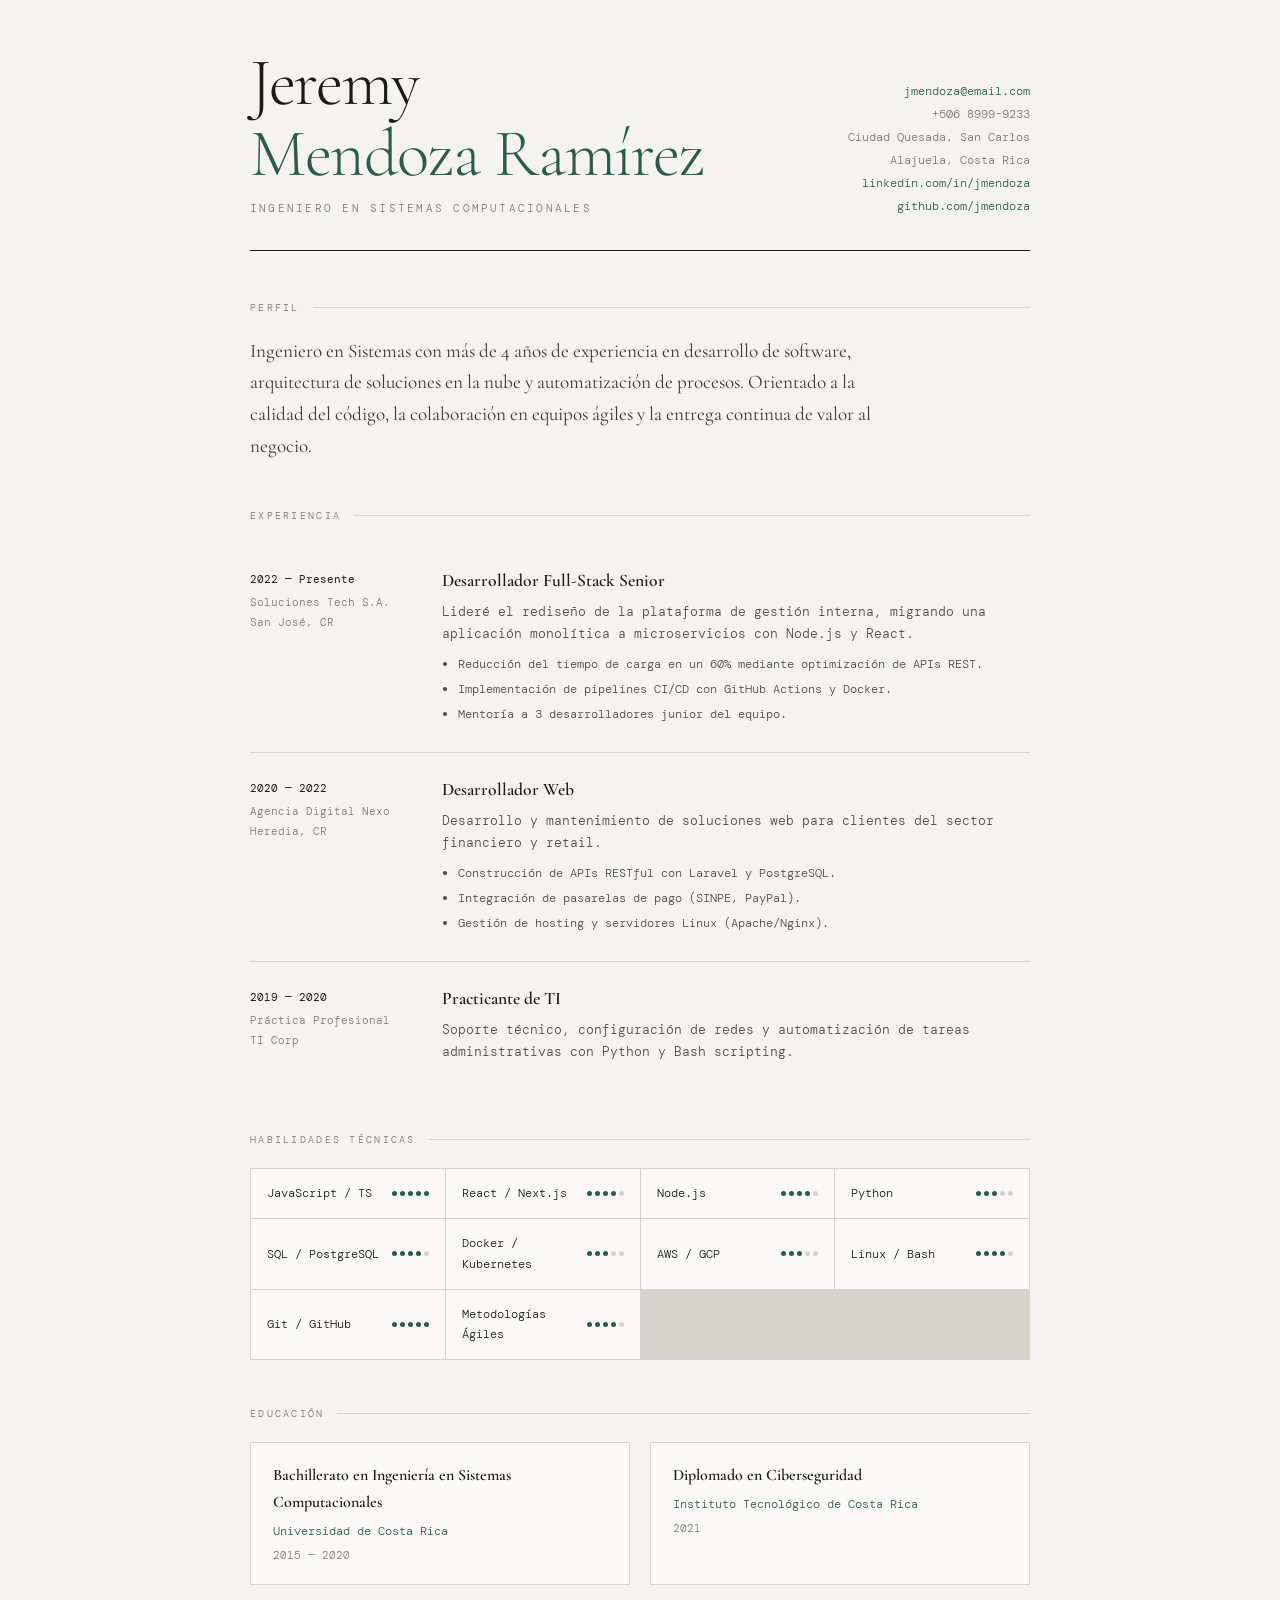
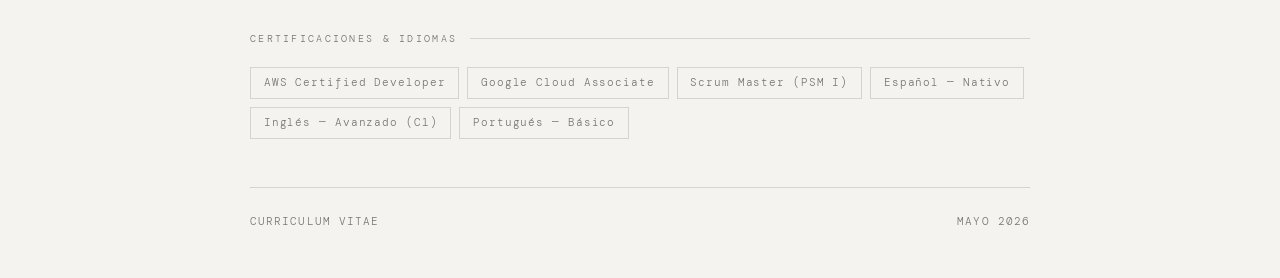
<file: Clases/Clase-02/Actividades/index.html>
<!DOCTYPE html>
<html lang="es">
<head>
  <meta charset="UTF-8" />
  <meta name="viewport" content="width=device-width, initial-scale=1.0"/>
  <title>CV — Ingeniero en Sistemas</title>
  <link href="https://fonts.googleapis.com/css2?family=Cormorant+Garamond:wght@300;400;600&family=DM+Mono:wght@300;400&display=swap" rel="stylesheet"/>
  <style>
    :root {
      --bg: #f5f3ef;
      --ink: #1a1a18;
      --muted: #7a7772;
      --accent: #2d5a4e;
      --rule: #d6d2cc;
      --card: #faf9f7;
    }

    *, *::before, *::after { box-sizing: border-box; margin: 0; padding: 0; }

    html { font-size: 16px; }

    body {
      background: var(--bg);
      color: var(--ink);
      font-family: 'DM Mono', monospace;
      font-weight: 300;
      line-height: 1.7;
      min-height: 100vh;
      padding: 3rem 1.5rem;
    }

    /* ── Layout ── */
    .page {
      max-width: 780px;
      margin: 0 auto;
      animation: fadeUp .8s ease both;
    }

    @keyframes fadeUp {
      from { opacity: 0; transform: translateY(24px); }
      to   { opacity: 1; transform: translateY(0); }
    }

    /* ── Header ── */
    header {
      display: grid;
      grid-template-columns: 1fr auto;
      align-items: end;
      gap: 2rem;
      padding-bottom: 2rem;
      border-bottom: 1px solid var(--ink);
      margin-bottom: 3rem;
    }

    .name {
      font-family: 'Cormorant Garamond', serif;
      font-weight: 300;
      font-size: clamp(2.8rem, 7vw, 4.2rem);
      letter-spacing: -.02em;
      line-height: 1.05;
    }

    .name span {
      display: block;
      color: var(--accent);
    }

    .title-tag {
      font-size: .7rem;
      letter-spacing: .2em;
      text-transform: uppercase;
      color: var(--muted);
      margin-top: .6rem;
    }

    .contact {
      text-align: right;
      font-size: .72rem;
      color: var(--muted);
      line-height: 2;
    }

    .contact a {
      color: var(--accent);
      text-decoration: none;
      border-bottom: 1px solid transparent;
      transition: border-color .2s;
    }

    .contact a:hover { border-color: var(--accent); }

    /* ── Sections ── */
    section {
      margin-bottom: 2.8rem;
      animation: fadeUp .8s ease both;
    }

    section:nth-child(2) { animation-delay: .1s; }
    section:nth-child(3) { animation-delay: .2s; }
    section:nth-child(4) { animation-delay: .3s; }
    section:nth-child(5) { animation-delay: .4s; }
    section:nth-child(6) { animation-delay: .5s; }

    .section-label {
      font-size: .65rem;
      letter-spacing: .22em;
      text-transform: uppercase;
      color: var(--muted);
      margin-bottom: 1.2rem;
      display: flex;
      align-items: center;
      gap: .8rem;
    }

    .section-label::after {
      content: '';
      flex: 1;
      height: 1px;
      background: var(--rule);
    }

    /* ── Profile ── */
    .profile {
      font-family: 'Cormorant Garamond', serif;
      font-size: 1.2rem;
      font-weight: 400;
      color: #3a3a36;
      line-height: 1.65;
      max-width: 640px;
    }

    /* ── Experience entries ── */
    .entry {
      display: grid;
      grid-template-columns: 160px 1fr;
      gap: 1rem 2rem;
      padding: 1.4rem 0;
      border-bottom: 1px solid var(--rule);
    }

    .entry:last-child { border-bottom: none; }

    .entry-meta {
      font-size: .7rem;
      color: var(--muted);
      line-height: 1.8;
      padding-top: .15rem;
    }

    .entry-meta strong {
      display: block;
      color: var(--ink);
      font-weight: 400;
      margin-bottom: .2rem;
    }

    .entry-body h3 {
      font-family: 'Cormorant Garamond', serif;
      font-size: 1.1rem;
      font-weight: 600;
      margin-bottom: .3rem;
    }

    .entry-body p {
      font-size: .8rem;
      color: #4a4a46;
      line-height: 1.75;
    }

    .entry-body ul {
      margin-top: .5rem;
      padding-left: 1rem;
      font-size: .78rem;
      color: #4a4a46;
    }

    .entry-body ul li { margin-bottom: .25rem; }

    /* ── Skills grid ── */
    .skills-grid {
      display: grid;
      grid-template-columns: repeat(auto-fill, minmax(180px, 1fr));
      gap: 1px;
      background: var(--rule);
      border: 1px solid var(--rule);
    }

    .skill-cell {
      background: var(--card);
      padding: .9rem 1rem;
      font-size: .75rem;
      display: flex;
      justify-content: space-between;
      align-items: center;
      gap: .5rem;
    }

    .skill-name { color: var(--ink); }

    .skill-bar {
      display: flex;
      gap: 3px;
    }

    .dot {
      width: 5px;
      height: 5px;
      border-radius: 50%;
      background: var(--rule);
    }

    .dot.filled { background: var(--accent); }

    /* ── Education ── */
    .edu-grid {
      display: grid;
      grid-template-columns: 1fr 1fr;
      gap: 1.2rem;
    }

    .edu-card {
      background: var(--card);
      border: 1px solid var(--rule);
      padding: 1.2rem 1.4rem;
    }

    .edu-card .degree {
      font-family: 'Cormorant Garamond', serif;
      font-size: 1rem;
      font-weight: 600;
      margin-bottom: .3rem;
    }

    .edu-card .institution {
      font-size: .75rem;
      color: var(--accent);
    }

    .edu-card .year {
      font-size: .68rem;
      color: var(--muted);
      margin-top: .3rem;
    }

    /* ── Languages / certs ── */
    .tag-list {
      display: flex;
      flex-wrap: wrap;
      gap: .5rem;
    }

    .tag {
      font-size: .7rem;
      letter-spacing: .08em;
      border: 1px solid var(--rule);
      padding: .35rem .8rem;
      color: var(--muted);
      transition: border-color .2s, color .2s;
    }

    .tag:hover { border-color: var(--accent); color: var(--accent); }

    /* ── Footer ── */
    footer {
      margin-top: 3rem;
      padding-top: 1.5rem;
      border-top: 1px solid var(--rule);
      font-size: .67rem;
      color: var(--muted);
      letter-spacing: .1em;
      display: flex;
      justify-content: space-between;
    }

    /* ── Responsive ── */
    @media (max-width: 580px) {
      header { grid-template-columns: 1fr; }
      .contact { text-align: left; }
      .entry { grid-template-columns: 1fr; gap: .4rem; }
      .edu-grid { grid-template-columns: 1fr; }
    }
  </style>
</head>
<body>
<div class="page">

  <!-- HEADER -->
  <header>
    <div>
      <h1 class="name">
        Jeremy
        <span>Mendoza Ramírez</span>
      </h1>
      <p class="title-tag">Ingeniero en Sistemas Computacionales</p>
    </div>
    <div class="contact">
      <a href="mailto:jmendoza@email.com">jmendoza@email.com</a><br>
      +506 8999-9233<br>
      Ciudad Quesada, San Carlos<br>
      Alajuela, Costa Rica<br>
      <a href="#">linkedin.com/in/jmendoza</a><br>
      <a href="#">github.com/jmendoza</a>
    </div>
  </header>

  <!-- PERFIL -->
  <section>
    <p class="section-label">Perfil</p>
    <p class="profile">
      Ingeniero en Sistemas con más de 4 años de experiencia en desarrollo de software, 
      arquitectura de soluciones en la nube y automatización de procesos. 
      Orientado a la calidad del código, la colaboración en equipos ágiles 
      y la entrega continua de valor al negocio.
    </p>
  </section>

  <!-- EXPERIENCIA -->
  <section>
    <p class="section-label">Experiencia</p>

    <div class="entry">
      <div class="entry-meta">
        <strong>2022 — Presente</strong>
        Soluciones Tech S.A.<br>San José, CR
      </div>
      <div class="entry-body">
        <h3>Desarrollador Full-Stack Senior</h3>
        <p>Lideré el rediseño de la plataforma de gestión interna, migrando una aplicación monolítica a microservicios con Node.js y React.</p>
        <ul>
          <li>Reducción del tiempo de carga en un 60% mediante optimización de APIs REST.</li>
          <li>Implementación de pipelines CI/CD con GitHub Actions y Docker.</li>
          <li>Mentoría a 3 desarrolladores junior del equipo.</li>
        </ul>
      </div>
    </div>

    <div class="entry">
      <div class="entry-meta">
        <strong>2020 — 2022</strong>
        Agencia Digital Nexo<br>Heredia, CR
      </div>
      <div class="entry-body">
        <h3>Desarrollador Web</h3>
        <p>Desarrollo y mantenimiento de soluciones web para clientes del sector financiero y retail.</p>
        <ul>
          <li>Construcción de APIs RESTful con Laravel y PostgreSQL.</li>
          <li>Integración de pasarelas de pago (SINPE, PayPal).</li>
          <li>Gestión de hosting y servidores Linux (Apache/Nginx).</li>
        </ul>
      </div>
    </div>

    <div class="entry">
      <div class="entry-meta">
        <strong>2019 — 2020</strong>
        Práctica Profesional<br>TI Corp
      </div>
      <div class="entry-body">
        <h3>Practicante de TI</h3>
        <p>Soporte técnico, configuración de redes y automatización de tareas administrativas con Python y Bash scripting.</p>
      </div>
    </div>
  </section>

  <!-- HABILIDADES -->
  <section>
    <p class="section-label">Habilidades Técnicas</p>
    <div class="skills-grid">
      <div class="skill-cell">
        <span class="skill-name">JavaScript / TS</span>
        <div class="skill-bar">
          <div class="dot filled"></div><div class="dot filled"></div>
          <div class="dot filled"></div><div class="dot filled"></div><div class="dot filled"></div>
        </div>
      </div>
      <div class="skill-cell">
        <span class="skill-name">React / Next.js</span>
        <div class="skill-bar">
          <div class="dot filled"></div><div class="dot filled"></div>
          <div class="dot filled"></div><div class="dot filled"></div><div class="dot"></div>
        </div>
      </div>
      <div class="skill-cell">
        <span class="skill-name">Node.js</span>
        <div class="skill-bar">
          <div class="dot filled"></div><div class="dot filled"></div>
          <div class="dot filled"></div><div class="dot filled"></div><div class="dot"></div>
        </div>
      </div>
      <div class="skill-cell">
        <span class="skill-name">Python</span>
        <div class="skill-bar">
          <div class="dot filled"></div><div class="dot filled"></div>
          <div class="dot filled"></div><div class="dot"></div><div class="dot"></div>
        </div>
      </div>
      <div class="skill-cell">
        <span class="skill-name">SQL / PostgreSQL</span>
        <div class="skill-bar">
          <div class="dot filled"></div><div class="dot filled"></div>
          <div class="dot filled"></div><div class="dot filled"></div><div class="dot"></div>
        </div>
      </div>
      <div class="skill-cell">
        <span class="skill-name">Docker / Kubernetes</span>
        <div class="skill-bar">
          <div class="dot filled"></div><div class="dot filled"></div>
          <div class="dot filled"></div><div class="dot"></div><div class="dot"></div>
        </div>
      </div>
      <div class="skill-cell">
        <span class="skill-name">AWS / GCP</span>
        <div class="skill-bar">
          <div class="dot filled"></div><div class="dot filled"></div>
          <div class="dot filled"></div><div class="dot"></div><div class="dot"></div>
        </div>
      </div>
      <div class="skill-cell">
        <span class="skill-name">Linux / Bash</span>
        <div class="skill-bar">
          <div class="dot filled"></div><div class="dot filled"></div>
          <div class="dot filled"></div><div class="dot filled"></div><div class="dot"></div>
        </div>
      </div>
      <div class="skill-cell">
        <span class="skill-name">Git / GitHub</span>
        <div class="skill-bar">
          <div class="dot filled"></div><div class="dot filled"></div>
          <div class="dot filled"></div><div class="dot filled"></div><div class="dot filled"></div>
        </div>
      </div>
      <div class="skill-cell">
        <span class="skill-name">Metodologías Ágiles</span>
        <div class="skill-bar">
          <div class="dot filled"></div><div class="dot filled"></div>
          <div class="dot filled"></div><div class="dot filled"></div><div class="dot"></div>
        </div>
      </div>
    </div>
  </section>

  <!-- EDUCACIÓN -->
  <section>
    <p class="section-label">Educación</p>
    <div class="edu-grid">
      <div class="edu-card">
        <p class="degree">Bachillerato en Ingeniería en Sistemas Computacionales</p>
        <p class="institution">Universidad de Costa Rica</p>
        <p class="year">2015 — 2020</p>
      </div>
      <div class="edu-card">
        <p class="degree">Diplomado en Ciberseguridad</p>
        <p class="institution">Instituto Tecnológico de Costa Rica</p>
        <p class="year">2021</p>
      </div>
    </div>
  </section>

  <!-- CERTIFICACIONES -->
  <section>
    <p class="section-label">Certificaciones &amp; Idiomas</p>
    <div class="tag-list">
      <span class="tag">AWS Certified Developer</span>
      <span class="tag">Google Cloud Associate</span>
      <span class="tag">Scrum Master (PSM I)</span>
      <span class="tag">Español — Nativo</span>
      <span class="tag">Inglés — Avanzado (C1)</span>
      <span class="tag">Portugués — Básico</span>
    </div>
  </section>

  <!-- FOOTER -->
  <footer>
    <span>CURRICULUM VITAE</span>
    <span>MAYO 2026</span>
  </footer>

</div>
</body>
</html>
</file>
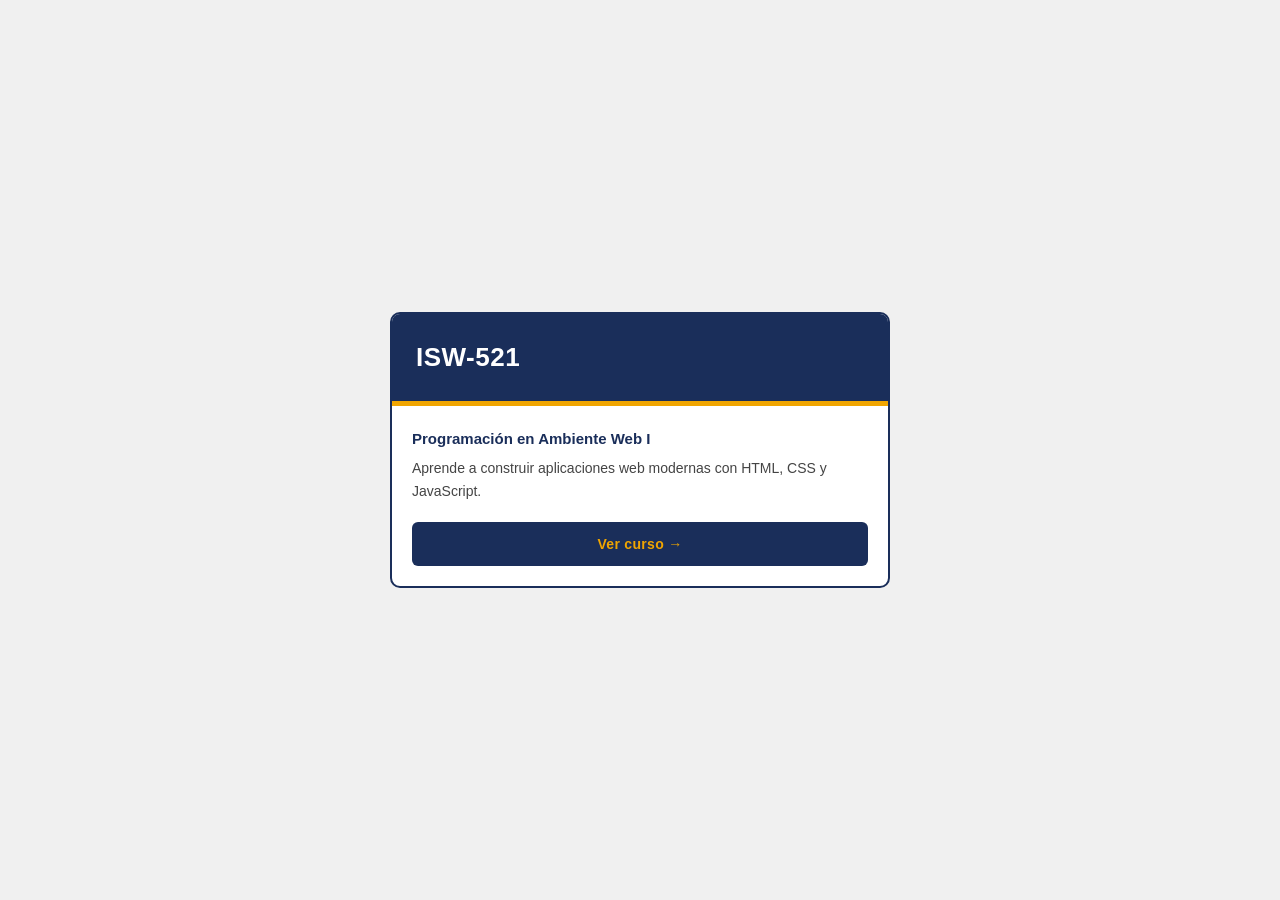
<file: Clases/Clase-05/Actividades/index.html>
<!DOCTYPE html>
<html lang="es">
<head>
    <meta charset="UTF-8">
    <meta name="viewport" content="width=device-width, initial-scale=1.0">
    <title>ISW-521 Card</title>
    <link rel="stylesheet" href="styles.css">
</head>
<body>

    <article class="card">
        <header class="card-header">
            <h1>ISW-521</h1>
        </header>

        <hr class="card-accent">

        <section class="card-body">
            <h2>Programación en Ambiente Web I</h2>
            <p>
                Aprende a construir aplicaciones web modernas con HTML, CSS y JavaScript.
            </p>
            <a href="#" class="card-btn">Ver curso →</a>
        </section>
    </article>

</body>
</html>
</file>
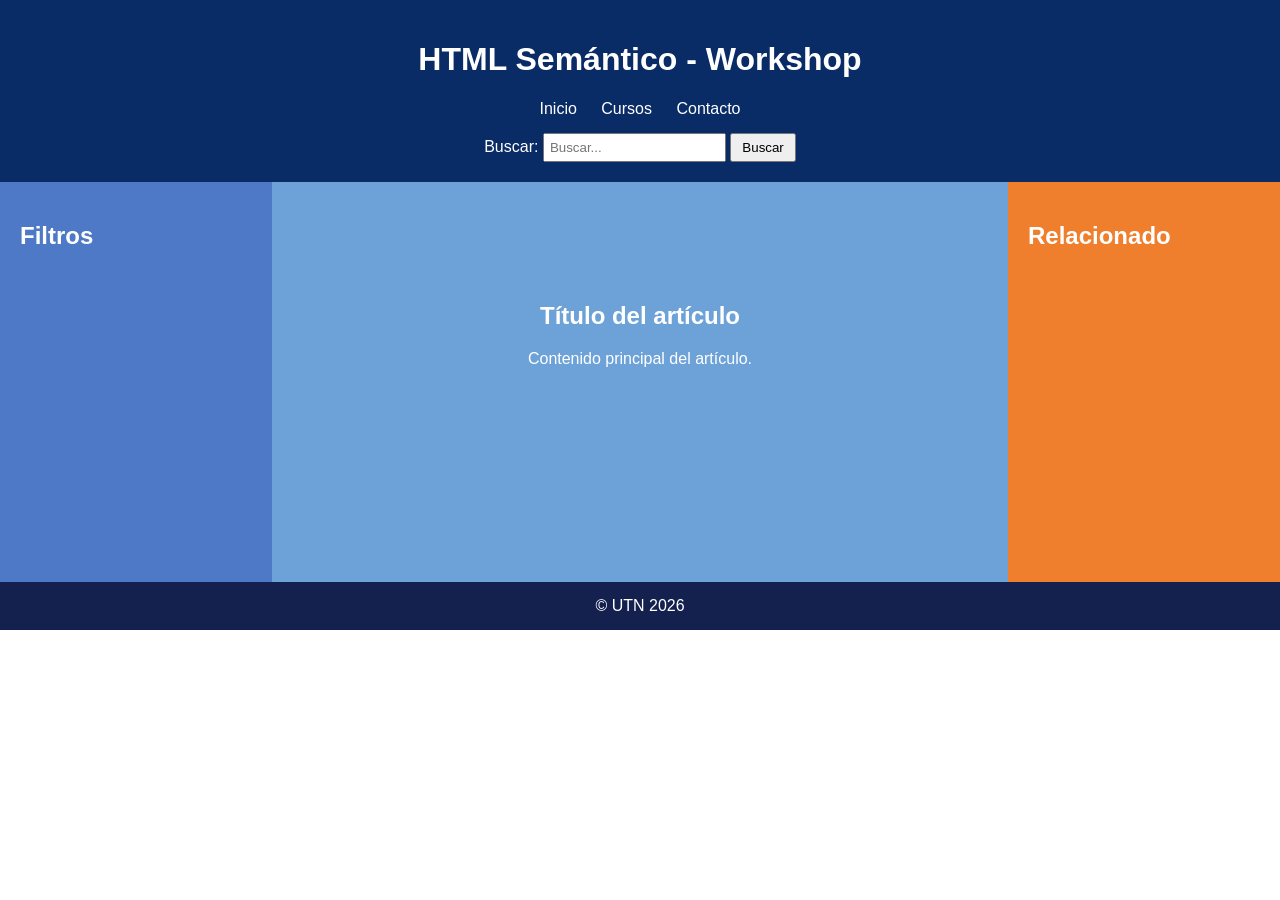
<file: Clases/Clase-02/Actividades/actividad.html>
<!DOCTYPE html>
<html lang="es">
<head>
    <meta charset="UTF-8">
    <meta name="viewport" content="width=device-width, initial-scale=1.0">
    <title>HTML Semántico Workshop</title>

    <style>
        body{
            margin:0;
            font-family: Arial, sans-serif;
        }

        header{
            background:#0a2c66;
            color:white;
            padding:20px;
            text-align:center;
        }

        nav{
            margin-top:10px;
        }

        nav a{
            color:white;
            margin:0 10px;
            text-decoration:none;
        }

        .container{
            display:flex;
            min-height:400px;
        }

        aside{
            width:20%;
            padding:20px;
            color:white;
        }

        .left{
            background:#4d79c7;
        }

        .right{
            background:#ef7f2d;
        }

        main{
            width:60%;
            background:#6da2d9;
            padding:20px;
            color:white;
        }

        article{
            text-align:center;
            margin-top:100px;
        }

        footer{
            background:#14204d;
            color:white;
            text-align:center;
            padding:15px;
        }

        form{
            margin-top:15px;
        }

        input[type="search"]{
            padding:5px;
        }

        button{
            padding:5px 10px;
        }
    </style>
</head>
<body>

    <header>
        <h1>HTML Semántico - Workshop</h1>

        <nav>
            <a href="#">Inicio</a>
            <a href="#">Cursos</a>
            <a href="#">Contacto</a>
        </nav>

        <!-- Formulario de búsqueda -->
        <form>
            <label for="buscar">Buscar:</label>
            <input type="search" id="buscar" placeholder="Buscar...">
            <button type="submit">Buscar</button>
        </form>
    </header>

    <div class="container">

        <aside class="left">
            <h2>Filtros</h2>
        </aside>

        <main>
            <article>
                <h1>Título del artículo</h1>
                <p>Contenido principal del artículo.</p>
            </article>
        </main>

        <aside class="right">
            <h2>Relacionado</h2>
        </aside>

    </div>

    <footer>
        © UTN 2026
    </footer>

</body>
</html>
</file>
<file: Clases/Clase-05/Actividades/styles.css>
body {
    display: flex;
    justify-content: center;
    align-items: center;
    min-height: 100vh;
    margin: 0;
    background-color: #f0f0f0;
    font-family: Arial, sans-serif;
}

.card {
    width: 500px;
    margin: 16px;
    border: 2px solid #1a2e5a;
    padding: 20px;
    box-sizing: border-box;
    border-radius: 10px;
    background-color: #ffffff;
    overflow: hidden;
}

.card-header {
    background-color: #1a2e5a;
    margin: -20px -20px 0 -20px;
    padding: 28px 24px;
}

.card-header h1 {
    margin: 0;
    font-size: 26px;
    font-weight: bold;
    color: #ffffff;
    letter-spacing: 0.5px;
}

.card-accent {
    height: 5px;
    background-color: #f0a500;
    border: none;
    margin: 0 -20px 20px -20px;
}

.card-body {
    padding-top: 4px;
}

.card-body h2 {
    font-size: 15px;
    font-weight: bold;
    color: #1a2e5a;
    margin: 0 0 10px;
}

.card-body p {
    font-size: 14px;
    color: #444444;
    margin: 0 0 20px;
    line-height: 1.6;
}

.card-btn {
    display: block;
    background-color: #1a2e5a;
    color: #f0a500;
    text-align: center;
    padding: 14px;
    border-radius: 6px;
    font-size: 14px;
    font-weight: bold;
    text-decoration: none;
    letter-spacing: 0.3px;
}

.card-btn:hover {
    background-color: #243d75;
}
</file>
